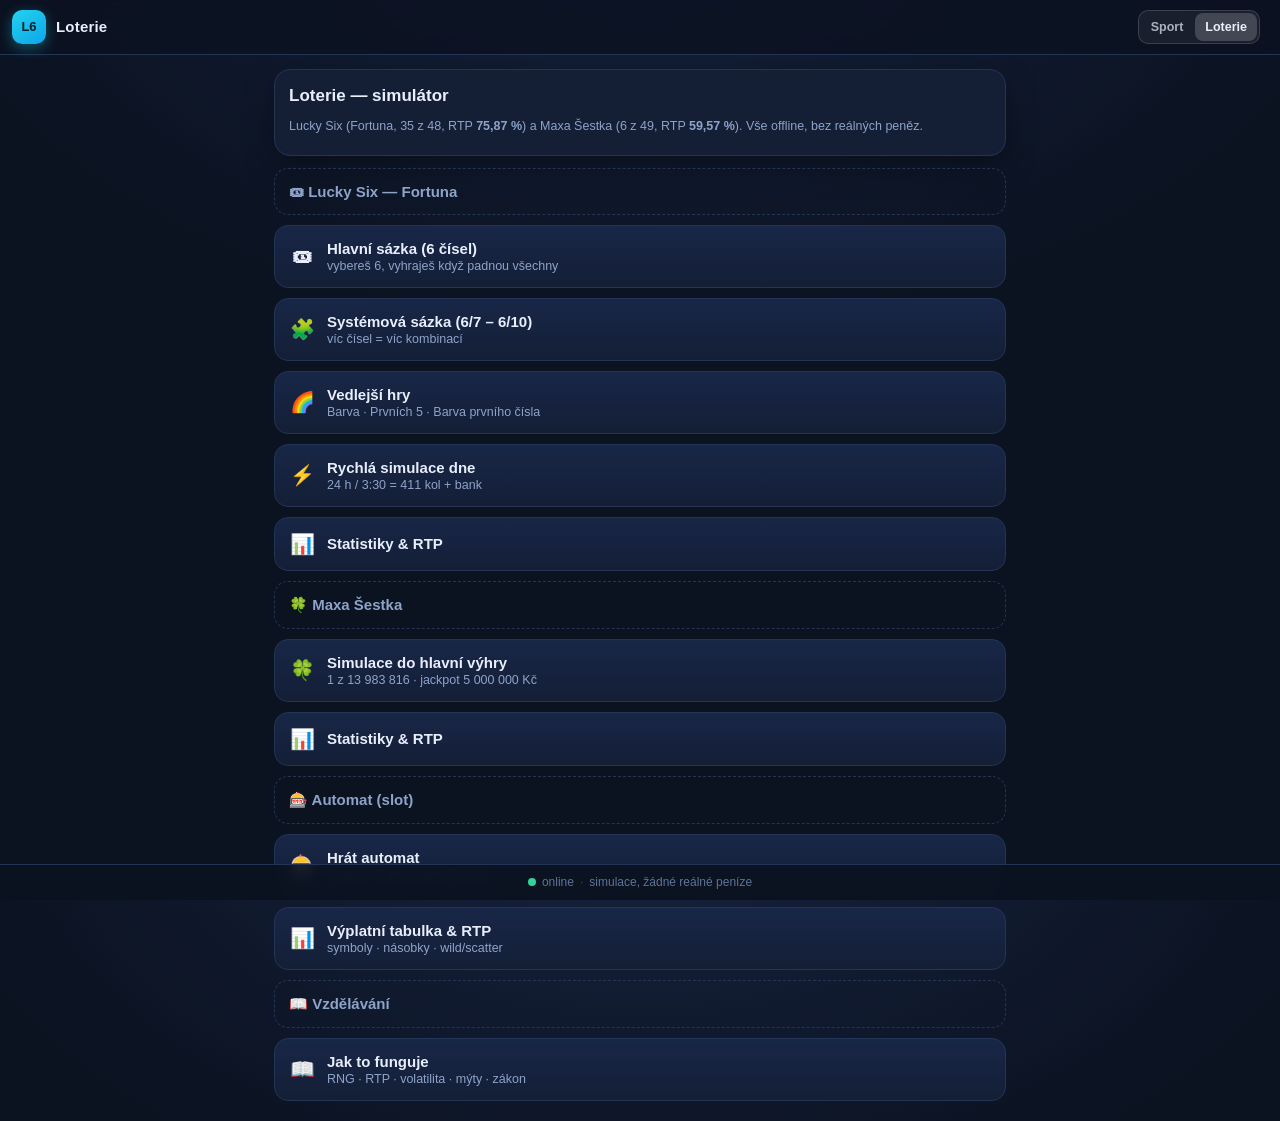
<file: pwa/index.html>
<!doctype html>
<html lang="cs">
<head>
<meta charset="utf-8">
<meta name="viewport" content="width=device-width, initial-scale=1, viewport-fit=cover">
<meta name="theme-color" content="#0b1220">
<meta name="description" content="Lucky Six a Maxa Šestka — simulátor, statistiky a RTP. Offline PWA.">
<title>Loterie — Lucky Six &amp; Maxa Šestka</title>
<link rel="manifest" href="manifest.webmanifest">
<link rel="icon" href="icon.svg" type="image/svg+xml">
<link rel="apple-touch-icon" href="icon-192.png">
<meta name="apple-mobile-web-app-capable" content="yes">
<meta name="apple-mobile-web-app-status-bar-style" content="black-translucent">
<link rel="stylesheet" href="style.css">
</head>
<body>
<header class="topbar">
  <button id="back" class="iconbtn" aria-label="Zpět" hidden>‹</button>
  <div class="brand">
    <span class="logo">L6</span>
    <span class="title" id="scr-title">Loterie</span>
  </div>
  <nav class="modesw" aria-label="Přepínač sekce"><a href="/">Sport</a><a href="/loterie/" class="on">Loterie</a></nav>
  <button id="install" class="iconbtn" aria-label="Nainstalovat" hidden>⤓</button>
</header>
<main id="app" class="app"></main>
<footer class="foot">
  <span id="netdot" class="dot"></span>
  <span id="nettext">offline</span>
  <span class="sep">·</span>
  <span>simulace, žádné reálné peníze</span>
</footer>
<script src="app.js"></script>
</body>
</html>
</file>
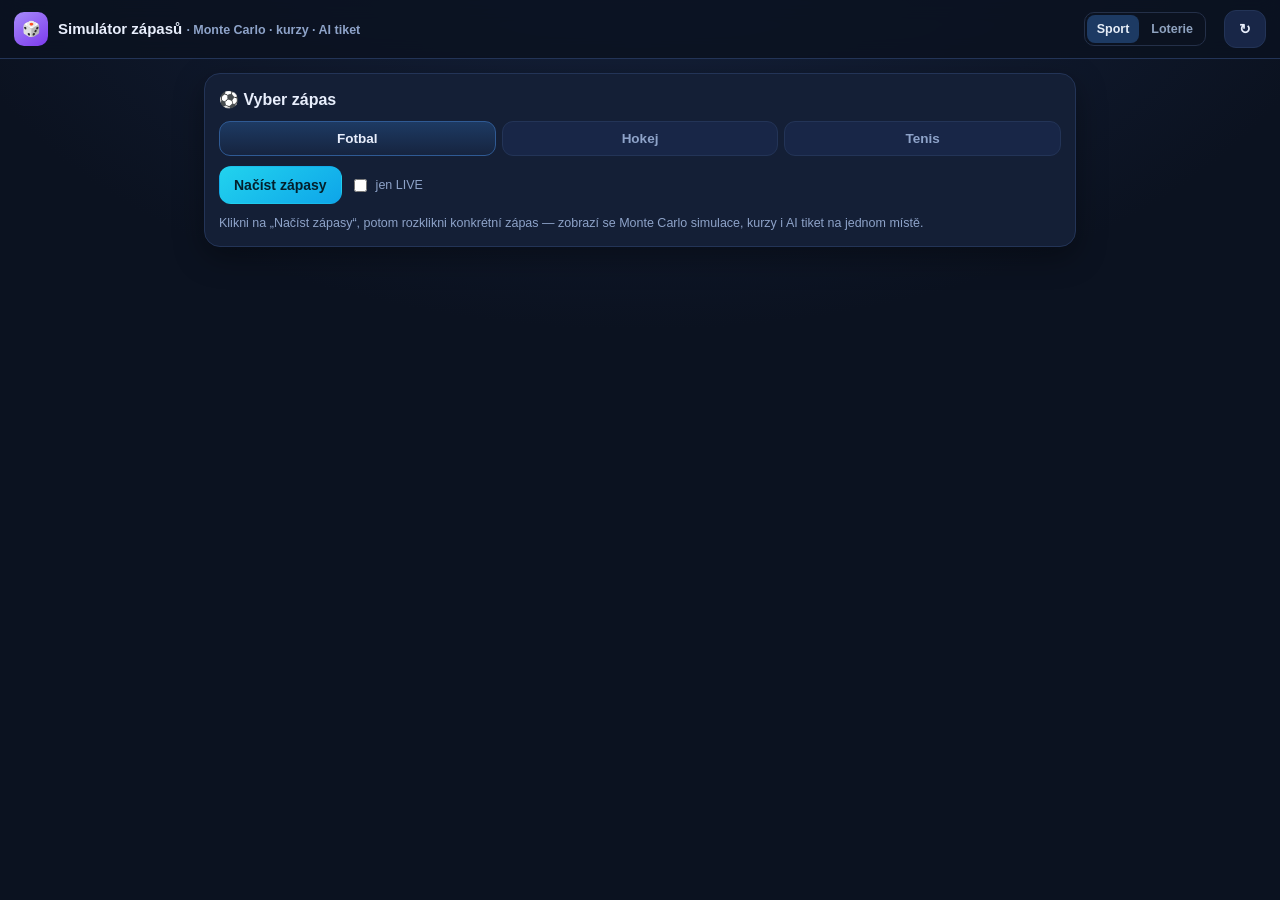
<file: web/simulator.html>
<!doctype html>
<html lang="cs">
<head>
<meta charset="utf-8">
<meta name="viewport" content="width=device-width, initial-scale=1, viewport-fit=cover">
<meta name="theme-color" content="#0b1220">
<title>Simulátor zápasů</title>
<style>
:root{
  --bg:#0b1220; --bg2:#101a2e; --card:#141f36; --card2:#182647;
  --line:#233457; --fg:#e8eefc; --dim:#8ea3c9; --dim2:#5f7398;
  --cy:#22d3ee; --gr:#34d399; --rd:#fb7185; --yl:#fbbf24; --vi:#a78bfa;
  --shadow:0 10px 30px rgba(0,0,0,.35); --r:16px;
}
*{box-sizing:border-box}
html,body{height:100%}
body{
  margin:0; background:radial-gradient(1200px 700px at 50% -10%, #16233f 0%, var(--bg) 60%);
  color:var(--fg); font:15px/1.45 -apple-system,BlinkMacSystemFont,"Segoe UI",Roboto,Arial,sans-serif;
  -webkit-font-smoothing:antialiased; padding-bottom:70px;
}
.topbar{position:sticky;top:0;z-index:20;display:flex;align-items:center;gap:10px;
  padding:10px 14px;background:rgba(11,18,32,.85);backdrop-filter:blur(10px);border-bottom:1px solid var(--line)}
.logo{display:grid;place-items:center;width:34px;height:34px;border-radius:10px;
  background:linear-gradient(145deg,var(--vi),#7c3aed);color:#160e2b;font-weight:800;font-size:15px;flex:none}
.title{font-weight:700;flex:1;white-space:nowrap;overflow:hidden;text-overflow:ellipsis}
.wrap{padding:14px;max-width:900px;margin:0 auto}
.card{background:var(--card);border:1px solid var(--line);border-radius:var(--r);padding:14px;margin-bottom:12px;box-shadow:var(--shadow)}
h2{font-size:16px;margin:0 0 10px;display:flex;align-items:center;gap:8px}
.seg{display:flex;gap:6px;flex-wrap:wrap;margin-bottom:10px}
.seg button{flex:1;min-width:88px;padding:9px 10px;border-radius:11px;border:1px solid var(--line);
  background:var(--card2);color:var(--dim);font-size:13.5px;font-weight:600;cursor:pointer}
.seg button.on{background:linear-gradient(180deg,#1d3a63,#16243f);color:var(--fg);border-color:#2f5a94}
.row{display:flex;gap:8px;align-items:center}
.btn{appearance:none;border:1px solid var(--line);background:var(--card2);color:var(--fg);
  padding:10px 14px;border-radius:12px;font-size:14px;font-weight:600;cursor:pointer;white-space:nowrap}
.btn:active{transform:scale(.98)}
.btn.primary{background:linear-gradient(145deg,var(--cy),#0ea5e9);color:#04202b;border-color:transparent}
.btn.gr{background:linear-gradient(145deg,var(--gr),#059669);color:#04241a;border-color:transparent}
.btn.vi{background:linear-gradient(145deg,var(--vi),#7c3aed);color:#160e2b;border-color:transparent}
.btn.sm{padding:7px 11px;font-size:12.5px;border-radius:10px}
.btn:disabled{opacity:.5;cursor:default}

.match{border:1px solid var(--line);border-radius:14px;margin-bottom:12px;background:linear-gradient(180deg,var(--card2),var(--card));overflow:hidden}
.mhead{display:flex;justify-content:space-between;gap:8px;align-items:center;padding:12px;cursor:pointer}
.mhead:active{opacity:.85}
.mtitle{font-weight:800;font-size:15.5px;line-height:1.25}
.liga{font-size:11.5px;color:var(--dim);text-transform:uppercase;letter-spacing:.5px;font-weight:700;margin-bottom:3px}
.time{font-size:12px;color:var(--dim2);font-variant-numeric:tabular-nums;text-align:right}
.live{font-size:10.5px;font-weight:800;color:#04241a;background:var(--gr);padding:2px 7px;border-radius:6px}
.chev{color:var(--dim2);font-size:13px;transition:transform .15s}
.match.open .chev{transform:rotate(90deg)}

.detail{display:none;border-top:1px solid var(--line);padding:12px}
.match.open .detail{display:block}
.sec{margin-bottom:14px}
.sec h3{font-size:13px;margin:0 0 8px;color:var(--dim);text-transform:uppercase;letter-spacing:.4px;display:flex;align-items:center;gap:8px}

.bars{display:flex;flex-direction:column;gap:6px}
.barrow{display:flex;align-items:center;gap:8px}
.barlbl{width:84px;flex:none;font-size:12.5px;font-weight:700;font-variant-numeric:tabular-nums}
.bartrack{flex:1;height:18px;border-radius:6px;background:var(--bg2);overflow:hidden;position:relative}
.barfill{height:100%;border-radius:6px;background:linear-gradient(90deg,var(--cy),#0ea5e9)}
.barfill.draw{background:linear-gradient(90deg,var(--yl),#f59e0b)}
.barfill.away{background:linear-gradient(90deg,var(--vi),#7c3aed)}
.barpct{width:52px;flex:none;text-align:right;font-size:12.5px;font-variant-numeric:tabular-nums;color:var(--dim)}

.score-grid{display:grid;grid-template-columns:repeat(2,1fr);gap:6px}
.score-item{background:var(--bg2);border:1px solid var(--line);border-radius:10px;padding:8px 10px;display:flex;justify-content:space-between;align-items:center}
.score-item .sc{font-weight:800;font-size:15px;font-variant-numeric:tabular-nums}
.score-item .pc{font-size:12.5px;color:var(--dim)}
.score-item.top1{border-color:#2f5a94;background:linear-gradient(180deg,#16243f,#101a2e)}

.mrow{display:flex;align-items:center;gap:8px;padding:8px 0;border-top:1px solid var(--line)}
.mrow:first-child{border-top:none}
.mname{flex:none;width:118px;font-size:12px;color:var(--dim);text-transform:uppercase;letter-spacing:.3px;font-weight:700}
.mvals{flex:1;display:grid;grid-template-columns:1fr 1fr;gap:8px;min-width:0}
.offer{background:var(--bg2);border:1px solid var(--line);border-radius:10px;padding:7px 9px;min-width:0}
.offer .nm{font-size:12.5px;font-weight:700;white-space:nowrap;overflow:hidden;text-overflow:ellipsis}
.offer .line2{display:flex;align-items:baseline;gap:8px;margin-top:3px}
.offer .odds{font-size:17px;font-weight:800;color:var(--cy);font-variant-numeric:tabular-nums}
.offer .pr{font-size:11.5px;color:var(--dim)}
.offer.nobook{opacity:.55}

pre.out{background:#08101f;border:1px solid var(--line);border-radius:12px;padding:12px;
  font:12.5px/1.5 ui-monospace,SFMono-Regular,Menlo,Consolas,monospace;white-space:pre-wrap;word-break:break-word;
  max-height:60vh;overflow:auto;margin:0;color:#cfe0ff}
.spin{display:inline-block;width:14px;height:14px;border:2px solid rgba(255,255,255,.25);
  border-top-color:var(--cy);border-radius:50%;animation:sp .7s linear infinite;vertical-align:-2px}
@keyframes sp{to{transform:rotate(360deg)}}
.dim{color:var(--dim)}.small{font-size:12.5px}.mono{font-variant-numeric:tabular-nums;font-family:ui-monospace,Menlo,Consolas,monospace}
.tag{display:inline-block;font-size:11px;padding:2px 8px;border-radius:99px;border:1px solid var(--line);color:var(--dim);margin-right:5px}
.warn{background:rgba(251,191,36,.1);border:1px solid rgba(251,191,36,.35);color:#fde68a;border-radius:11px;padding:9px 11px;font-size:12.5px;margin-top:8px}
.modesw{display:flex;gap:2px;margin-left:auto;margin-right:8px;background:#0b1220;border:1px solid #243049;border-radius:10px;padding:2px}.modesw a{padding:5px 10px;border-radius:8px;font-size:12.5px;font-weight:700;color:#8fa3c0;text-decoration:none}.modesw a.on{background:#1d3a63;color:#e6edf7}
</style>
</head>
<body>
<div class="topbar">
  <div class="logo">🎲</div>
  <div class="title">Simulátor zápasů <span class="dim small">· Monte Carlo · kurzy · AI tiket</span></div>
  <nav class="modesw" aria-label="Přepínač sekce"><a href="/" class="on">Sport</a><a href="/loterie/">Loterie</a></nav>
  <button class="btn" id="reload" title="Obnovit">↻</button>
</div>

<div class="wrap">
  <div class="card">
    <h2>⚽ Vyber zápas</h2>
    <div class="seg" id="sportSeg"></div>
    <div class="row" style="margin-bottom:10px;flex-wrap:wrap;gap:8px">
      <button class="btn primary" id="loadMatches">Načíst zápasy</button>
      <label class="dim small" style="display:flex;align-items:center;gap:6px">
        <input type="checkbox" id="onlyLive" style="width:auto"> jen LIVE
      </label>
      <span class="dim small" id="matchesInfo"></span>
    </div>
    <div id="matches"><div class="dim small">Klikni na „Načíst zápasy“, potom rozklikni konkrétní zápas — zobrazí se Monte Carlo simulace, kurzy i AI tiket na jednom místě.</div></div>
  </div>
</div>

<script>
const SPORTS = {fotbal:'Fotbal', hokej:'Hokej', tenis:'Tenis'};
const SIM_SPORTS = new Set(['fotbal','hokej']); // tenis ma jiny format skore (sety) - simulator ho nepocita
const MARKET_LABEL = {
  52:'Vítěz zápasu', 226:'Vítěz (vč. prodl.)', 1:'1X2',
  202:'1. set / třetina', 203:'2. set / třetina', 204:'3. set / třetina', 205:'4. perioda',
  201:'AH na gemy', 166:'Přes/pod gamů', 165:'Přes/pod setů', 866:'Set spread',
  2:'Přes/pod', 28:'Přes/pod (vč. prodl.)', 835:'Asijské přes/pod', 29:'Přes/pod kol',
  3:'Asijský handicap', 342:'AH (vč. prodl.)',
  63:'Poločas — vítěz', 77:'Přes/pod poločas', 53:'AH poločas',
  64:'AH 1. třetina', 65:'AH 2. třetina', 66:'AH 3. třetina',
  21:'Přes/pod 1. třetina', 45:'Přes/pod 2. třetina', 46:'Přes/pod 3. třetina',
};
let sport = 'fotbal';

const $ = s => document.querySelector(s);
const el = (t,c,x) => { const e=document.createElement(t); if(c)e.className=c; if(x!==undefined)e.textContent=x; return e; };
const pct = x => (x==null) ? '—' : (x*100).toFixed(1)+' %';
const num = (x,d=2) => (x==null) ? '—' : Number(x).toFixed(d);
const typLabel = t => MARKET_LABEL[t] || ('trh ' + t);
const LINE_SIGN = new Set([3, 342, 201, 866, 53, 64, 65, 66]);
const lineTxt = (t, line) => {
  if(line==null || line==='') return '';
  const n = Number(line);
  if(!Number.isFinite(n)) return ' ' + line;
  return LINE_SIGN.has(t) ? ` ${n>0?'+':''}${n}` : ` ${n}`;
};
function tsToLocal(ts){
  if(!ts) return '';
  try{ return new Date(ts*1000).toLocaleString('cs-CZ',{day:'numeric',month:'numeric',hour:'2-digit',minute:'2-digit'}); }
  catch(e){ return ''; }
}

function renderSegs(){
  const ss=$('#sportSeg'); ss.innerHTML='';
  for(const [k,v] of Object.entries(SPORTS)){
    const b=el('button', k===sport?'on':'', v);
    b.onclick=()=>{ sport=k; renderSegs(); loadMatches(); };
    ss.appendChild(b);
  }
}

async function loadMatches(){
  const box=$('#matches'); const info=$('#matchesInfo');
  const live=$('#onlyLive').checked ? '&live=true' : '';
  box.innerHTML='<div class="dim small"><span class="spin"></span> Načítám zápasy ze SX.bet…</div>';
  info.textContent='';
  try{
    const r=await fetch(`/api/sx/by-event?sport=${sport}&limit=25${live}`);
    const d=await r.json();
    if(!d.ok){ box.innerHTML=''; box.appendChild(el('div','dim small','Chyba: '+(d.error||'?'))); return; }
    info.textContent = `${d.pocet_zapasu} zápasů`;
    box.innerHTML='';
    if(!d.zapasy.length){ box.appendChild(el('div','dim small','Žádné zápasy v této skupině.')); return; }
    for(const ev of d.zapasy) box.appendChild(matchCard(ev));
  }catch(e){ box.innerHTML=''; box.appendChild(el('div','dim small','Chyba sítě: '+e.message)); }
}

function matchCard(ev){
  const c=el('div','match');
  const head=el('div','mhead');
  const left=el('div');
  left.appendChild(el('div','liga', ev.liga||'—'));
  left.appendChild(el('div','mtitle', ev.tym1 ? `${ev.tym1} vs ${ev.tym2}` : ev.zapas));
  head.appendChild(left);
  const right=el('div');
  right.style.textAlign='right';
  right.style.display='flex'; right.style.alignItems='center'; right.style.gap='8px';
  if(ev.live) right.appendChild(el('span','live','LIVE'));
  const timeWrap = el('div');
  timeWrap.appendChild(el('div','time', tsToLocal(ev.zacatek)));
  right.appendChild(timeWrap);
  right.appendChild(el('span','chev','▸'));
  head.appendChild(right);
  c.appendChild(head);

  const detail = el('div','detail');
  let built = false;
  head.onclick = () => {
    c.classList.toggle('open');
    if(c.classList.contains('open') && !built){
      built = true;
      buildDetail(ev, detail);
    }
  };
  c.appendChild(detail);
  return c;
}

function buildDetail(ev, detail){
  detail.innerHTML='';

  // --- 1) Monte Carlo simulace ---
  const simSec = el('div','sec');
  simSec.appendChild(el('h3',null,'🎲 Monte Carlo simulace'));
  if(SIM_SPORTS.has(sport)){
    const simBtn = el('button','btn sm vi','Spustit simulaci (20 000×)');
    const simBox = el('div'); simBox.style.marginTop='8px';
    simBtn.onclick = () => runSimulation(ev, simBox, simBtn);
    simSec.appendChild(simBtn);
    simSec.appendChild(simBox);
  } else {
    simSec.appendChild(el('div','dim small','Tenis se počítá po setech/gamech, ne po gólech — Monte Carlo skórovací simulace zatím podporuje jen fotbal a hokej.'));
  }
  detail.appendChild(simSec);

  // --- 2) Kurzy ---
  const oddsSec = el('div','sec');
  oddsSec.appendChild(el('h3',null,'💰 Kurzy (SX.bet)'));
  const mk = el('div');
  if(ev.trhy && ev.trhy.length){
    for(const m of ev.trhy) mk.appendChild(marketRow(ev, m));
  } else {
    mk.appendChild(el('div','dim small','Žádné trhy k tomuto zápasu.'));
  }
  oddsSec.appendChild(mk);
  detail.appendChild(oddsSec);

  // --- 3) AI tiket ---
  const aiSec = el('div','sec');
  aiSec.appendChild(el('h3',null,'🎯 AI tiket'));
  const row = el('div','row');
  const bMatch=el('button','btn sm primary','Sestavit tiket (celý zápas)');
  bMatch.onclick=()=>buildTicket(ev, 'match', ticketBox);
  const bBB=el('button','btn sm gr','Bet builder');
  bBB.onclick=()=>buildTicket(ev, 'betbuilder', ticketBox);
  row.appendChild(bMatch); row.appendChild(bBB);
  aiSec.appendChild(row);
  var ticketBox = el('div'); ticketBox.style.marginTop='8px';
  aiSec.appendChild(ticketBox);
  detail.appendChild(aiSec);
}

async function runSimulation(ev, box, btn){
  btn.disabled = true;
  box.innerHTML = '<div class="dim small"><span class="spin"></span> Simuluji 20 000 odehraných verzí zápasu…</div>';
  try{
    const r = await fetch('/api/simulate', {method:'POST', headers:{'Content-Type':'application/json'},
      body: JSON.stringify({sport, a: ev.tym1, b: ev.tym2, home:'A', n: 20000})});
    const d = await r.json();
    box.innerHTML = '';
    if(!d.ok){ box.appendChild(el('div','warn','Simulace selhala: '+(d.error||'?'))); btn.disabled=false; return; }

    const info = el('div','small dim');
    info.textContent = `${d.home_team} vs ${d.away_team} — očekávané góly: ${d.lam_home} / ${d.lam_away} `
      + `(historie: ${d.n_matches_a} + ${d.n_matches_b} zápasů, ${d.n_h2h}× vzájemně)`;
    box.appendChild(info);

    const bars = el('div','bars'); bars.style.marginTop='10px';
    const op = d.outcome_pct;
    bars.appendChild(barRow(d.home_team, op.home, ''));
    if(op.draw != null) bars.appendChild(barRow('Remíza', op.draw, 'draw'));
    bars.appendChild(barRow(d.away_team, op.away, 'away'));
    box.appendChild(bars);

    const scoreHead = el('div','small dim'); scoreHead.style.marginTop='12px'; scoreHead.style.marginBottom='6px';
    scoreHead.textContent = `Nejčastější skóre ze ${d.n.toLocaleString('cs-CZ')} simulací:`;
    box.appendChild(scoreHead);

    const grid = el('div','score-grid');
    d.top_scores.forEach((s, i) => {
      const item = el('div','score-item' + (i===0?' top1':''));
      item.appendChild(el('span','sc', `${s.home_goals}:${s.away_goals}`));
      item.appendChild(el('span','pc', `${s.pct}%`));
      grid.appendChild(item);
    });
    box.appendChild(grid);

    box.appendChild(el('div','warn',
      `Nejčastější jednotlivé skóre ve simulaci: ${d.nejcastejsi_vysledek} — ale i to vyšlo jen z `
      + `${d.top_scores[0].pct}% běhů. Je to nejpravděpodobnější JEDNA možnost z desítek, ne predikce s jistotou.`));
  }catch(e){
    box.innerHTML=''; box.appendChild(el('div','dim small','Chyba sítě: '+e.message));
  }
  btn.disabled = false;
}

function barRow(label, value, cls){
  const row = el('div','barrow');
  row.appendChild(el('div','barlbl', label));
  const track = el('div','bartrack');
  const fill = el('div','barfill'+(cls?' '+cls:''));
  fill.style.width = Math.max(value||0,1)+'%';
  track.appendChild(fill);
  row.appendChild(track);
  row.appendChild(el('div','barpct', (value==null?'—':value+'%')));
  return row;
}

function marketRow(ev, m){
  const r=el('div','mrow');
  const name=el('div','mname', typLabel(m.typ) + lineTxt(m.typ, m.line));
  r.appendChild(name);
  const vals=el('div','mvals');
  vals.appendChild(offerBox(m.strana1, m.kurz1, m.p1, m.likvidita1));
  vals.appendChild(offerBox(m.strana2, m.kurz2, m.p2, m.likvidita2));
  r.appendChild(vals);
  return r;
}

function offerBox(name, odds, p, liq){
  const o=el('div','offer' + (odds==null ? ' nobook' : ''));
  o.appendChild(el('div','nm', name||'—'));
  const l2=el('div','line2');
  l2.appendChild(el('span','odds mono', odds==null?'—':num(odds,3)));
  l2.appendChild(el('span','pr', odds==null?'bez knihy':('trh '+pct(p))));
  o.appendChild(l2);
  if(liq!=null) o.appendChild(el('div','liq small dim', num(liq,0)+' USDC'));
  return o;
}

async function buildTicket(ev, mode, box){
  box.innerHTML='<div class="dim small"><span class="spin"></span> pi agent sestavuje tiket (může to trvat až minuty)…</div>';
  const zapas = `${ev.tym1||''} vs ${ev.tym2||''}`;
  const poznamka = `Zápas: ${zapas} (${ev.liga||''}, ${ev.live?'LIVE':'pre-match'}). `
    + `Všechny dostupné trhy tohoto zápasu máš v sekci „KONKRÉTNÍ ZÁPAS A JEHO TRHY“ — použij ty kurzy, nechoď znovu obcházet orderbook.`;
  const t0=Date.now();
  try{
    const r=await fetch('/api/tickets',{method:'POST',headers:{'Content-Type':'application/json'},
      body:JSON.stringify({sport, mod:mode, budget:1000, max_legs:3, poznamka, trhy: ev.trhy||[], tape_sekundy:15})});
    const d=await r.json();
    const secs=((Date.now()-t0)/1000).toFixed(0);
    box.innerHTML='';
    const tags=el('div'); tags.style.marginBottom='8px';
    tags.appendChild(el('span','tag', sport));
    tags.appendChild(el('span','tag', mode==='betbuilder'?'bet builder':'celý zápas'));
    tags.appendChild(el('span','tag', secs+' s'));
    box.appendChild(tags);
    box.appendChild(el('pre','out', (d.stdout||'') + (d.stderr? '\n--- stderr ---\n'+d.stderr : '')));
    if(mode==='betbuilder')
      box.appendChild(el('div','warn','Bet builder kombinuje trhy JEDNOHO zápasu — jsou korelované, takže skutečná šance je NIŽŠÍ než součin kurzů.'));
    if(!d.ok) box.appendChild(el('div','warn','Agent skončil s chybou (rc='+d.rc+').'));
  }catch(e){
    box.innerHTML=''; box.appendChild(el('div','dim small','Chyba sítě: '+e.message));
  }
}

renderSegs();
$('#loadMatches').onclick = loadMatches;
$('#onlyLive').onchange = loadMatches;
$('#reload').onclick = loadMatches;
</script>
</body>
</html>
</file>
<file: pwa/style.css>
:root{
  --bg:#0b1220; --bg2:#101a2e; --card:#141f36; --card2:#182647;
  --line:#233457; --fg:#e8eefc; --dim:#8ea3c9; --dim2:#5f7398;
  --cy:#22d3ee; --gr:#34d399; --rd:#fb7185; --yl:#fbbf24; --vi:#a78bfa;
  --shadow:0 10px 30px rgba(0,0,0,.35);
  --r:16px;
}
*{box-sizing:border-box}
html,body{height:100%}
body{
  margin:0; background:radial-gradient(1200px 700px at 50% -10%, #16233f 0%, var(--bg) 60%);
  color:var(--fg); font:15px/1.45 -apple-system,BlinkMacSystemFont,"Segoe UI",Roboto,"Helvetica Neue",Arial,sans-serif;
  -webkit-font-smoothing:antialiased; padding-bottom:64px;
}
.topbar{
  position:sticky; top:0; z-index:20; display:flex; align-items:center; gap:10px;
  padding:10px 12px; background:rgba(11,18,32,.82); backdrop-filter:blur(10px);
  border-bottom:1px solid var(--line);
}
.brand{display:flex; align-items:center; gap:10px; flex:1; min-width:0}
.logo{
  display:grid; place-items:center; width:34px; height:34px; border-radius:10px;
  background:linear-gradient(145deg,var(--cy),#0ea5e9); color:#04202b; font-weight:800; font-size:13px;
  box-shadow:0 4px 14px rgba(34,211,238,.35)
}
.title{font-weight:700; letter-spacing:.2px; white-space:nowrap; overflow:hidden; text-overflow:ellipsis}
.iconbtn{
  width:38px; height:38px; border-radius:12px; border:1px solid var(--line);
  background:var(--card); color:var(--fg); font-size:20px; cursor:pointer; line-height:1;
}
.iconbtn:active{transform:scale(.96)}
.app{padding:14px 14px 20px; max-width:760px; margin:0 auto}
.card{background:var(--card); border:1px solid var(--line); border-radius:var(--r); padding:14px; margin-bottom:12px; box-shadow:var(--shadow)}
.card.tight{padding:10px}
h1,h2,h3{margin:0 0 8px}
h2{font-size:17px}
h3{font-size:14px; color:var(--dim); text-transform:uppercase; letter-spacing:.6px; font-weight:700}
p{margin:6px 0}
.dim{color:var(--dim)}
.dim2{color:var(--dim2)}
.small{font-size:12.5px}
.center{text-align:center}
.mono{font-variant-numeric:tabular-nums; font-family:ui-monospace,SFMono-Regular,Menlo,Consolas,monospace}

.menu{display:grid; gap:10px}
.mbtn{
  display:flex; align-items:center; gap:12px; text-align:left; width:100%;
  padding:14px; border-radius:14px; border:1px solid var(--line); background:linear-gradient(180deg,var(--card2),var(--card));
  color:var(--fg); cursor:pointer; font-size:15px; font-weight:600;
}
.mbtn:active{transform:scale(.99)}
.mbtn .em{font-size:20px; width:26px; text-align:center}
.mbtn .sub{display:block; font-weight:400; font-size:12.5px; color:var(--dim); margin-top:2px}
.mbtn.group{background:transparent; border-style:dashed; color:var(--dim); font-weight:700; cursor:default}

.btn{
  appearance:none; border:1px solid var(--line); background:var(--card2); color:var(--fg);
  padding:11px 14px; border-radius:12px; font-size:14px; font-weight:600; cursor:pointer;
}
.btn:active{transform:scale(.98)}
.btn.primary{background:linear-gradient(145deg,var(--cy),#0891b2); color:#04202b; border-color:transparent}
.btn.ghost{background:transparent}
.btn.danger{background:#3a1620; border-color:#5b2130; color:#ffd7de}
.btn:disabled{opacity:.45; cursor:not-allowed}
.row{display:flex; gap:8px; flex-wrap:wrap}
.row.end{justify-content:flex-end}
.spacer{flex:1}
label.field{display:block; margin:10px 0}
label.field > span{display:block; font-size:12.5px; color:var(--dim); margin-bottom:5px}
input,select{
  width:100%; padding:11px 12px; border-radius:12px; border:1px solid var(--line);
  background:#0d1729; color:var(--fg); font-size:15px;
}
input:focus,select:focus{outline:2px solid rgba(34,211,238,.4); border-color:transparent}

.grid{display:grid; grid-template-columns:repeat(8,1fr); gap:6px}
.grid.g7{grid-template-columns:repeat(7,1fr)}
.num{
  aspect-ratio:1/1; display:grid; place-items:center; border-radius:10px;
  border:1px solid var(--line); background:#0d1729; color:var(--dim);
  font-weight:700; font-size:14px; cursor:pointer; position:relative; user-select:none;
}
.num:active{transform:scale(.94)}
.num.on{background:linear-gradient(145deg,var(--vi),#7c3aed); color:#fff; border-color:transparent; box-shadow:0 0 0 2px rgba(167,139,250,.35)}
.num.hit{background:linear-gradient(145deg,var(--gr),#059669); color:#04220f; border-color:transparent}
.num.miss{opacity:.45}
.num .pos{position:absolute; right:3px; bottom:2px; font-size:9px; font-weight:700; opacity:.85}

.chips{display:flex; flex-wrap:wrap; gap:8px}
.chip{
  padding:8px 12px; border-radius:999px; border:1px solid var(--line); background:#0d1729;
  color:var(--dim); cursor:pointer; font-size:13px; font-weight:600
}
.chip.on{background:var(--cy); color:#04202b; border-color:transparent}
.dotc{display:inline-block; width:10px; height:10px; border-radius:50%; margin-right:6px; vertical-align:-1px}

.stat{display:flex; justify-content:space-between; gap:10px; padding:7px 0; border-bottom:1px dashed var(--line)}
.stat:last-child{border-bottom:0}
.stat .k{color:var(--dim)}
.stat .v{font-weight:700}
.big{font-size:26px; font-weight:800}
.pos{color:var(--gr)}
.neg{color:var(--rd)}
.warn{color:var(--yl)}

.log{
  max-height:52vh; overflow:auto; border:1px solid var(--line); border-radius:12px; background:#0a1322;
  padding:8px; font-family:ui-monospace,SFMono-Regular,Menlo,Consolas,monospace; font-size:12px; line-height:1.55;
}
.log .l{white-space:nowrap}
.log .l .g{color:var(--gr); font-weight:700}
.log .l .d{color:var(--dim2)}
.log .l .w{color:var(--gr)}
.log .l .z{color:var(--rd)}
.log .l .p{color:var(--dim); margin-right:6px}

.bar{height:8px; border-radius:999px; background:#0d1729; overflow:hidden; border:1px solid var(--line)}
.bar > i{display:block; height:100%; background:linear-gradient(90deg,var(--cy),#0ea5e9); width:0%}

.badge{display:inline-block; padding:3px 8px; border-radius:999px; font-size:11.5px; font-weight:700; border:1px solid var(--line)}
.badge.gr{background:rgba(52,211,153,.15); color:var(--gr); border-color:rgba(52,211,153,.4)}
.badge.rd{background:rgba(251,113,133,.15); color:var(--rd); border-color:rgba(251,113,133,.4)}
.badge.yl{background:rgba(251,191,36,.15); color:var(--yl); border-color:rgba(251,191,36,.4)}

.foot{
  position:fixed; left:0; right:0; bottom:0; display:flex; align-items:center; gap:6px; justify-content:center;
  padding:9px; font-size:12px; color:var(--dim2); background:rgba(11,18,32,.9); border-top:1px solid var(--line);
  backdrop-filter:blur(8px);
}
.foot .sep{opacity:.5}
.dot{width:8px; height:8px; border-radius:50%; background:var(--rd)}
.dot.ok{background:var(--gr)}
table{width:100%; border-collapse:collapse; font-size:13px}
th,td{padding:6px 4px; text-align:left; border-bottom:1px solid var(--line)}
th{color:var(--dim); font-weight:600; font-size:12px}
td.r,th.r{text-align:right}
/* ===== AUTOMAT (slot machine) ===== */
.slot-wrap{display:flex;flex-direction:column;gap:12px}
.reels{
  display:grid;grid-template-columns:repeat(3,1fr);gap:8px;padding:12px;
  background:linear-gradient(180deg,#1a2744,#0d1729);border:2px solid var(--line);
  border-radius:18px;box-shadow:inset 0 0 30px rgba(0,0,0,.5)
}
.reel-col{display:flex;flex-direction:column;gap:8px}
.sym{
  aspect-ratio:1/1;display:grid;place-items:center;font-size:34px;line-height:1;
  background:radial-gradient(circle at 50% 30%,#223a63,#0b1424);
  border:1px solid var(--line);border-radius:12px;position:relative;
  transition:transform .06s;
}
.sym.blur{filter:blur(2px);opacity:.7}
.sym.win{
  box-shadow:0 0 0 2px var(--gr),0 0 18px rgba(52,211,153,.6);
  background:radial-gradient(circle at 50% 30%,#1d5a45,#0b241c);
  animation:pulse .6s ease-in-out 2;
}
@keyframes pulse{50%{transform:scale(1.08)}}
.sym .payline-dot{
  position:absolute;top:3px;left:3px;width:6px;height:6px;border-radius:50%;
  background:var(--yl);opacity:0;
}
.sym.lined .payline-dot{opacity:1}

.spin-row{display:flex;align-items:center;gap:12px;justify-content:center;margin-top:4px}
.bigspin{
  width:96px;height:96px;border-radius:50%;border:none;cursor:pointer;
  background:radial-gradient(circle at 35% 30%,#3ee6f5,#0e7490);
  color:#04202b;font-weight:900;font-size:15px;letter-spacing:.5px;
  box-shadow:0 8px 24px rgba(34,211,238,.4),inset 0 -4px 8px rgba(0,0,0,.25);
}
.bigspin:active{transform:scale(.95)}
.bigspin:disabled{filter:grayscale(.6);cursor:not-allowed}
.bigspin.spinning{animation:spinPulse .5s linear infinite}
@keyframes spinPulse{50%{filter:brightness(1.3)}}

.stake-ctrl{display:flex;flex-direction:column;gap:4px;align-items:center}
.stake-ctrl .lab{font-size:11px;color:var(--dim);text-transform:uppercase;letter-spacing:.5px}
.stake-val{font-weight:800;font-size:20px}
.stake-btns{display:flex;gap:6px}
.mini{width:34px;height:34px;border-radius:9px;border:1px solid var(--line);background:#0d1729;color:var(--fg);font-size:18px;cursor:pointer}
.mini:active{transform:scale(.93)}

.paylines{display:grid;grid-template-columns:repeat(5,1fr);gap:6px}
.pl{
  padding:6px 4px;border-radius:9px;border:1px solid var(--line);background:#0d1729;
  text-align:center;font-size:11px;color:var(--dim);cursor:pointer
}
.pl.on{border-color:var(--cy);color:var(--cy);box-shadow:0 0 0 1px var(--cy)}
.pl .grid3{display:inline-grid;grid-template-columns:repeat(3,6px);gap:2px;margin-bottom:4px}
.pl .grid3 i{width:6px;height:6px;border-radius:2px;background:#233457;display:block}
.pl .grid3 i.on{background:var(--cy)}

.hist{max-height:220px;overflow:auto;border:1px solid var(--line);border-radius:12px;background:#0a1322;padding:6px}
.hist .hr{display:flex;justify-content:space-between;gap:8px;padding:5px 6px;font-size:12.5px;border-bottom:1px dashed var(--line)}
.hist .hr:last-child{border-bottom:0}
.hist .hr .g{color:var(--gr);font-weight:700}
.hist .hr .d{color:var(--dim2)}

.paytable{width:100%;border-collapse:collapse;font-size:13px}
.paytable td,.paytable th{padding:5px 6px;border-bottom:1px solid var(--line)}
.paytable .em{font-size:20px}

.rtp-note{font-size:12px;color:var(--dim2);margin-top:6px}
.sound-toggle{display:flex;align-items:center;gap:6px;font-size:12px;color:var(--dim)}
.sound-toggle input{width:auto}

.modesw{display:flex;gap:2px;margin-left:auto;margin-right:8px;background:rgba(255,255,255,.06);border:1px solid rgba(255,255,255,.15);border-radius:10px;padding:2px}.modesw a{padding:5px 10px;border-radius:8px;font-size:12.5px;font-weight:700;color:inherit;opacity:.7;text-decoration:none}.modesw a.on{background:rgba(255,255,255,.18);opacity:1}
</file>
